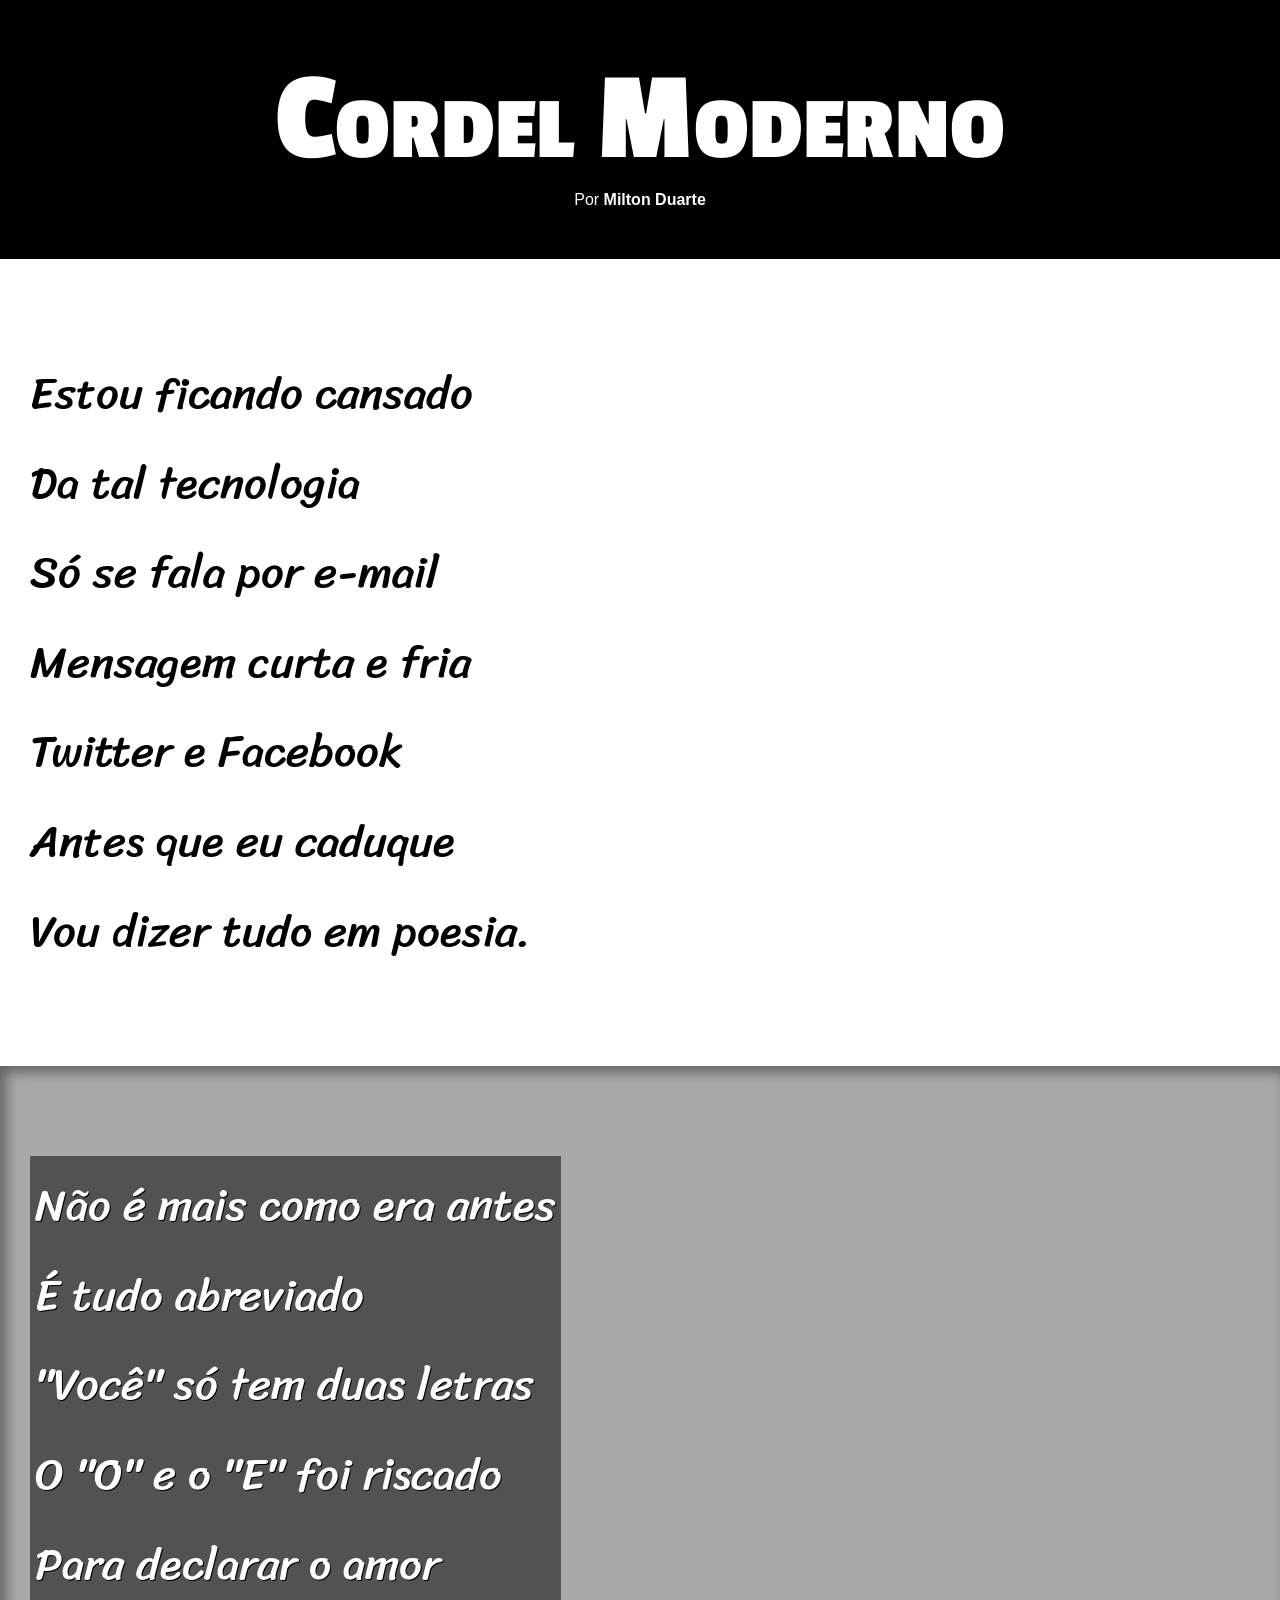
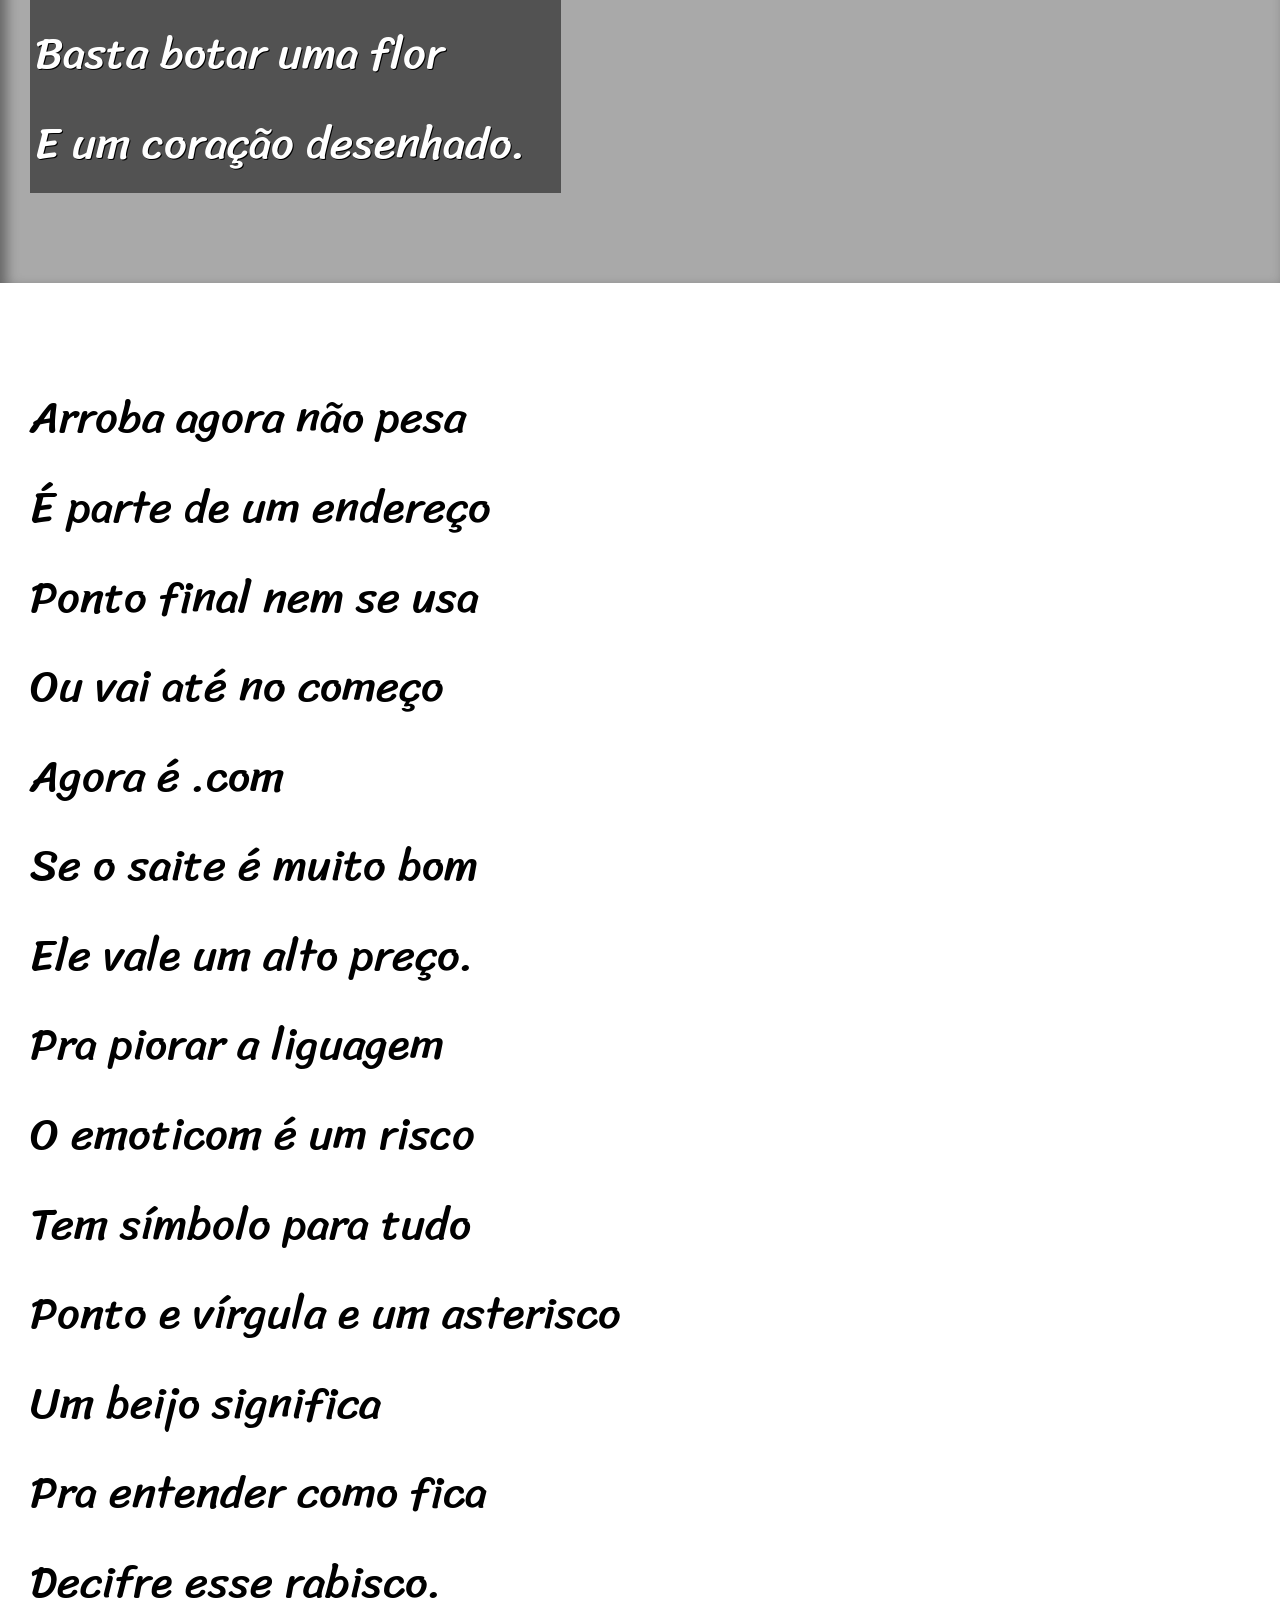
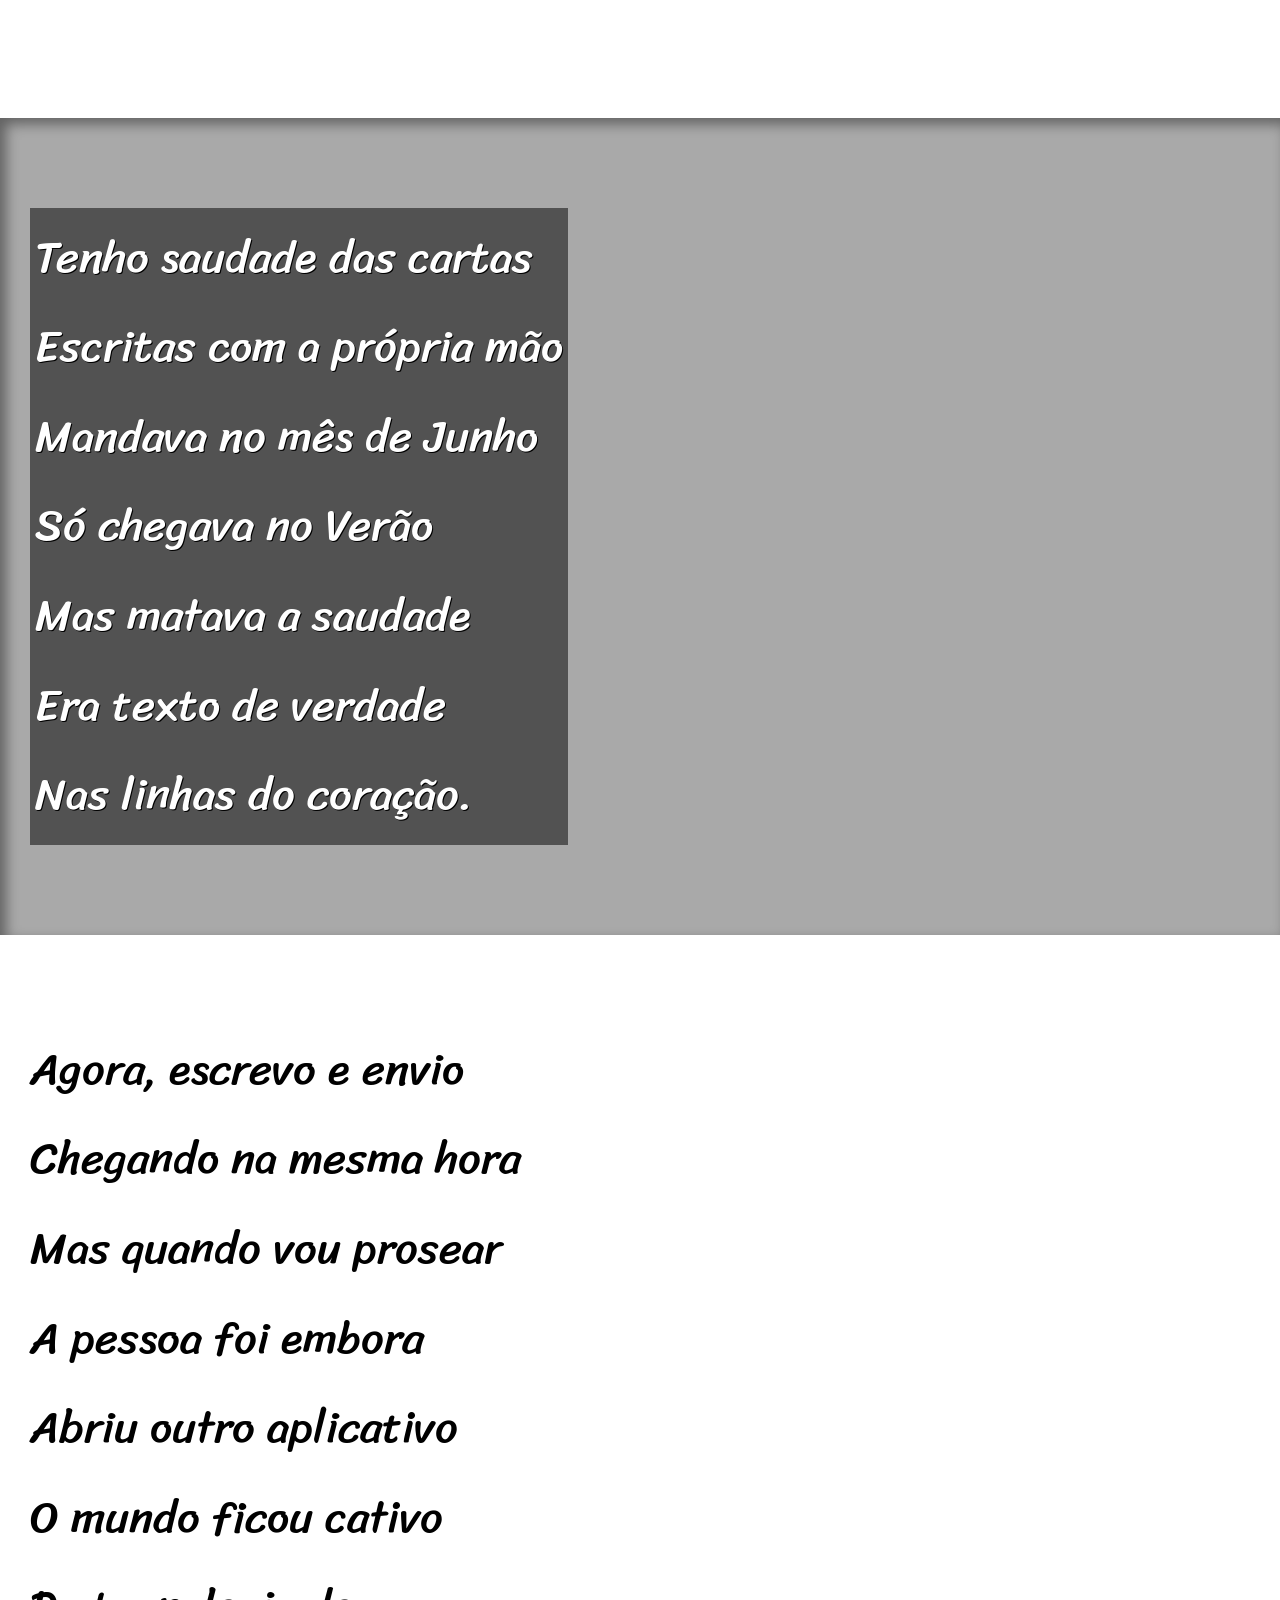
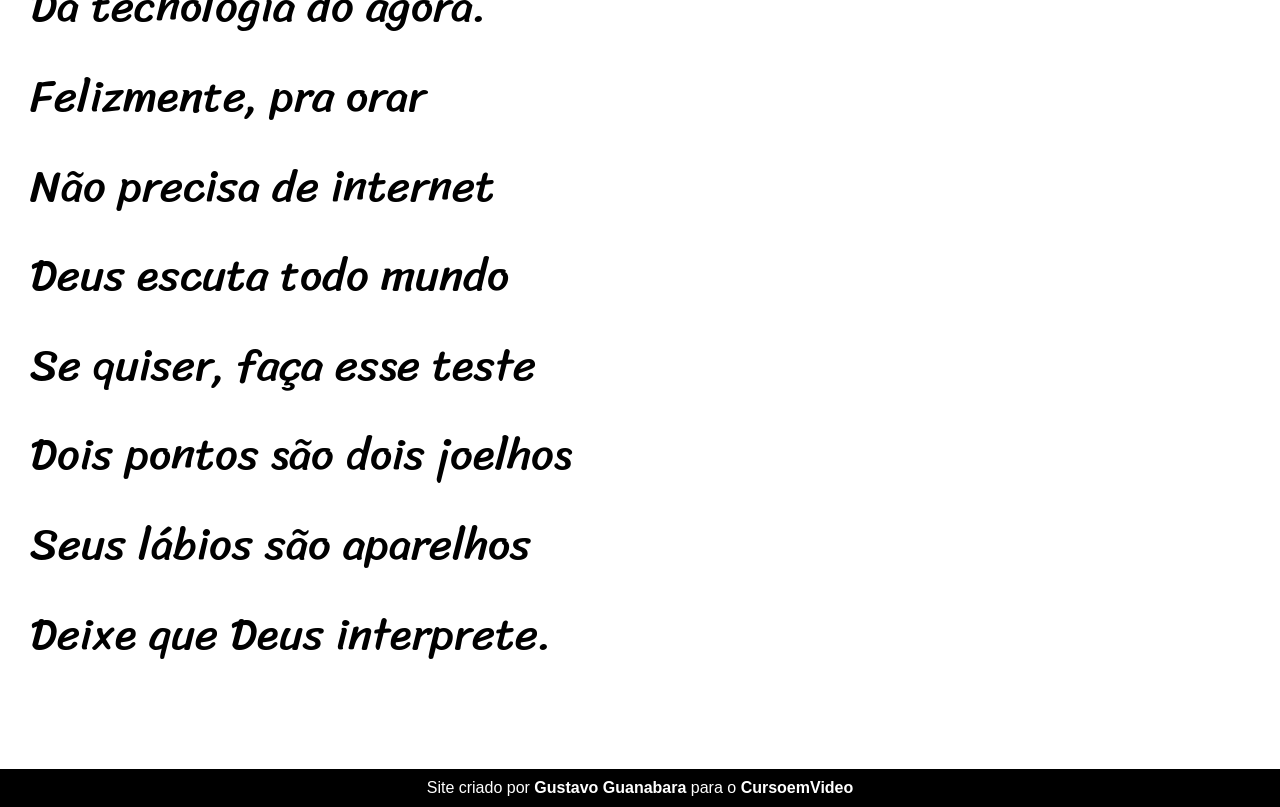
<file: Desafios/d012/index.html>
<!DOCTYPE html>
<html lang="pt-br">
<head>
  <meta charset="UTF-8">
  <meta name="viewport" content="width=device-width, initial-scale=1.0">
  <title>Cordel Moderno</title>
  <link rel="stylesheet" href="estilo/style.css">
</head>
<body>
  <header>
    <h1>Cordel Moderno</h1>
    <p>
      Por <a href="https://www.recantodasletras.com.br/poesias/3186743" target="_blank">Milton Duarte</a>
    </p>
  </header>

  <section class="normal">
    <p>
      Estou ficando cansado <br> <!-- Break Row -->
      Da tal tecnologia <br>
      Só se fala por e-mail <br>
      Mensagem curta e fria <br>
      Twitter e Facebook <br>
      Antes que eu caduque <br>
      Vou dizer tudo em poesia.
    </p>
  </section>

  <section class="imagem" id="img01">
    <p>
      Não é mais como era antes <br>
      É tudo abreviado <br>
      "Você" só tem duas letras <br>
      O "O" e o "E" foi riscado <br>
      Para declarar o amor <br>
      Basta botar uma flor <br>
      E um coração desenhado.
    </p>
  </section>

  <section class="normal">
    <p>
      Arroba agora não pesa <br>
      É parte de um endereço <br>
      Ponto final nem se usa <br>
      Ou vai até no começo <br>
      Agora é .com <br>
      Se o saite é muito bom <br>
      Ele vale um alto preço. <br>
    </p>  

    <p>
      Pra piorar a liguagem <br>
      O emoticom é um risco <br>
      Tem símbolo para tudo <br>
      Ponto e vírgula e um asterisco <br>
      Um beijo significa <br>
      Pra entender como fica <br>
      Decifre esse rabisco.
    </p>
  </section>

  <section class="imagem" id="img02">
    <p>
      Tenho saudade das cartas <br>
      Escritas com a própria mão <br>
      Mandava no mês de Junho <br>
      Só chegava no Verão <br>
      Mas matava a saudade <br>
      Era texto de verdade <br>
      Nas linhas do coração.
    </p>
  </section>

  <section class="normal">
    <p>
      Agora, escrevo e envio <br>
      Chegando na mesma hora <br>
      Mas quando vou prosear <br>
      A pessoa foi embora <br>
      Abriu outro aplicativo <br>
      O mundo ficou cativo <br>
      Da tecnologia do agora.
    </p>

    <p>  
      Felizmente, pra orar <br>
      Não precisa de internet <br>
      Deus escuta todo mundo <br>
      Se quiser, faça esse teste <br>
      Dois pontos são dois joelhos <br>
      Seus lábios são aparelhos <br>
      Deixe que Deus interprete.
    </p>
  </section>

  <footer>
    <p>Site criado por <a href="https://gustavoguanabara.github.io" target=" _blank">Gustavo Guanabara</a> para o <a href="https://www.cursoemvideo.com" target="_blank">CursoemVideo</a></p>
  </footer>
</body>
</html>
</file>
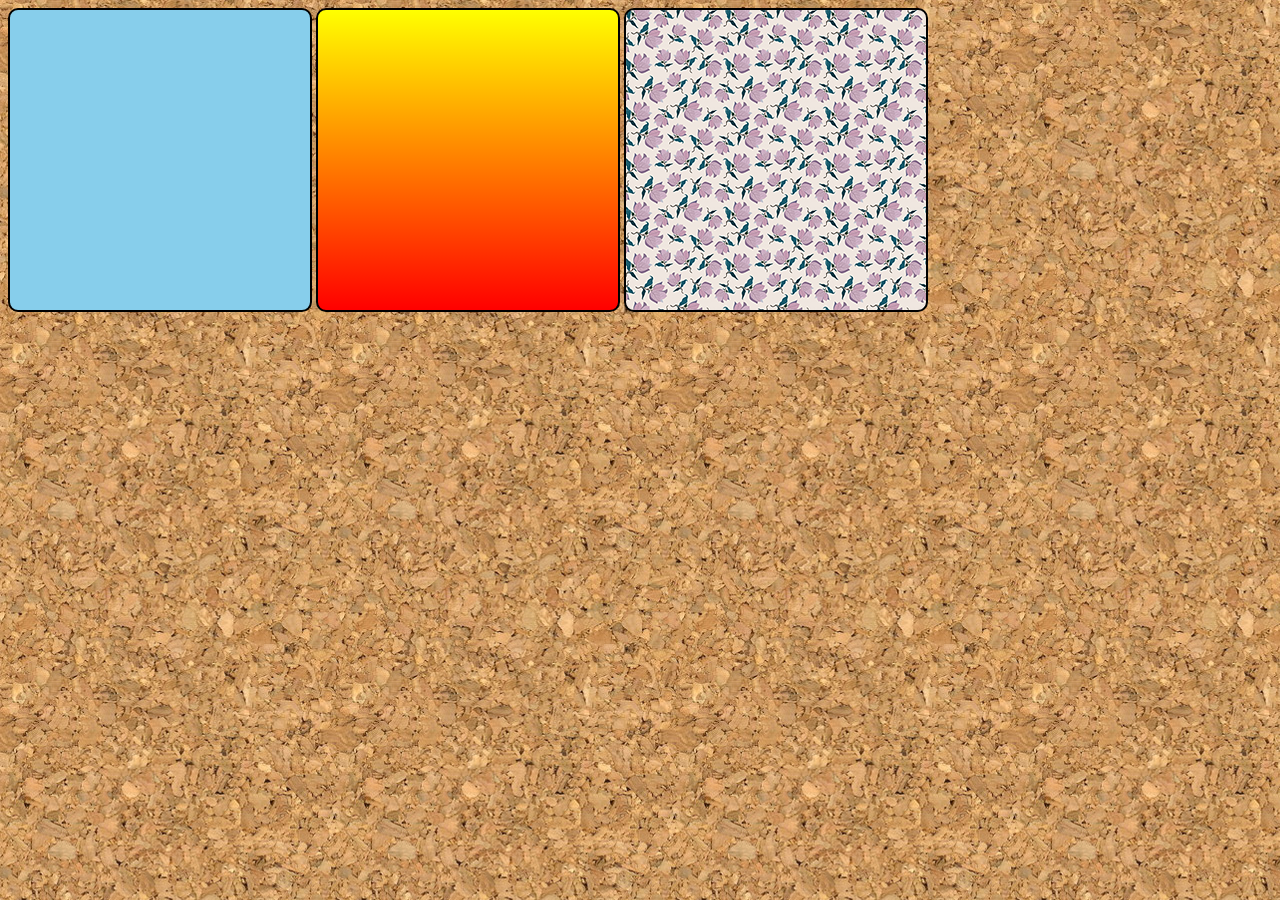
<file: ex022/fundo001.html>
<!DOCTYPE html>
<html lang="pt-br">
<head>
  <meta charset="UTF-8">
  <meta name="viewport" content="width=device-width, initial-scale=1.0">
  <title>Teste de Imagem de Fundo</title>
  <style>
    body {
      background-image: url('imagens/wallpaper001.jpg');
    }
    
    div.quadrado {
      display: inline-block;
      border: 2px solid black;
      border-radius: 10px;
      background-color: lightgray;
      width: 300px;
      height: 300px;
    }

    div#q1 {
      background-color: skyblue;
    }

    div#q2 {
      background-image: linear-gradient(to bottom, yellow, red);
    }

    div#q3 {
      background-image: url("imagens/pattern003.png")
    }    
  </style>
</head>
<body>
  <div class="quadrado" id="q1">

  </div>
  <div class="quadrado" id="q2">

  </div>
  <div class="quadrado" id="q3">

  </div>
</body>
</html>
</file>
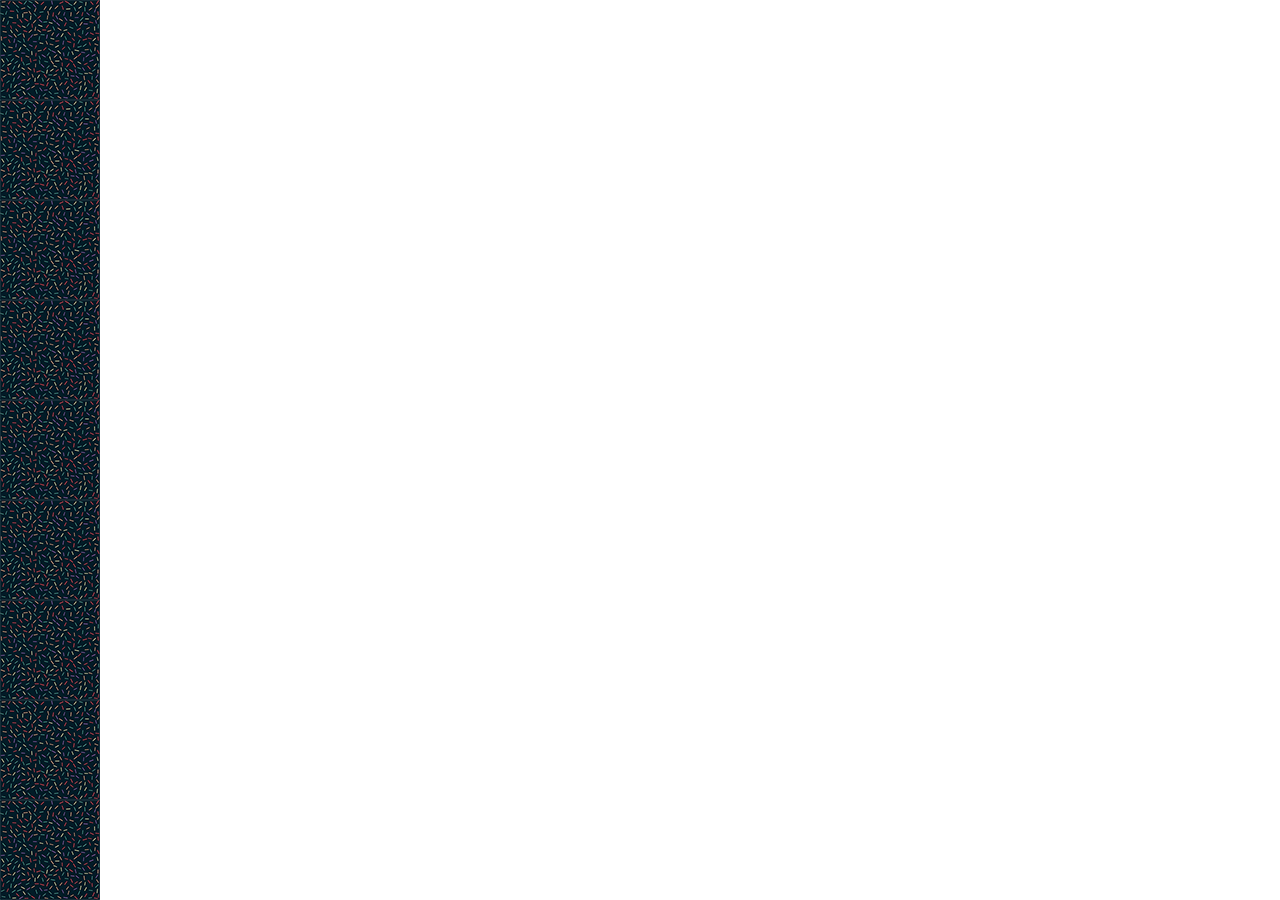
<file: ex022/fundo002.html>
<!DOCTYPE html>
<html lang="pt-br">
<head>
  <meta charset="UTF-8">
  <meta name="viewport" content="width=device-width, initial-scale=1.0">
  <title>Personalização dos fundos</title>
  <style>
    body {
      background-image: url('imagens/pattern001.png');
      background-size: 100px 100px;
      background-repeat: repeat-y;
    }
  </style>
</head>
<body>
  
</body>
</html>
</file>
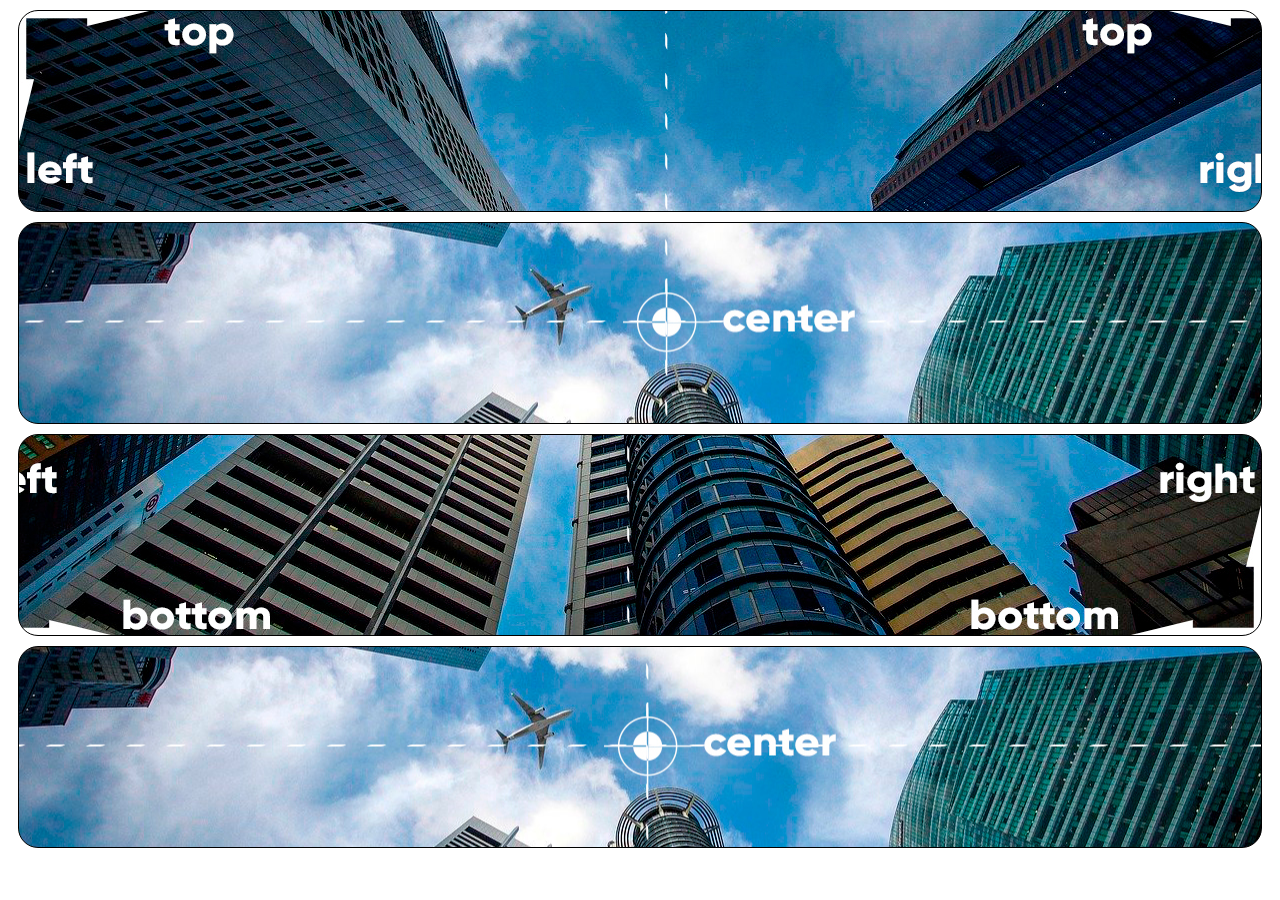
<file: ex022/fundo003.html>
<!DOCTYPE html>
<html lang="pt-br">
<head>
  <meta charset="UTF-8">
  <meta name="viewport" content="width=device-width, initial-scale=1.0">
  <title>Posição dos Fundos</title>
  <style>
    div.bloco {
      background-image: url('imagens/wallpaper003.jpg');
      height: 200px;
      border: 1px solid black;
      border-radius: 20px;
      margin: 10px;
    }

    div#q1 {
      background-position: left top;
    }

    div#q2 {
      background-position: left center;
    }

    div#q3 {
      background-position: right bottom;
    }

    div#q4 {
      background-position: center center
    }
    
  </style>
</head>
<body>
  <div class="bloco" id="q1">

  </div>
  <div class="bloco" id="q2">

  </div>
  <div class="bloco" id="q3">

  </div>
  <div class="bloco" id="q4">

  </div>
</body>
</html>
</file>
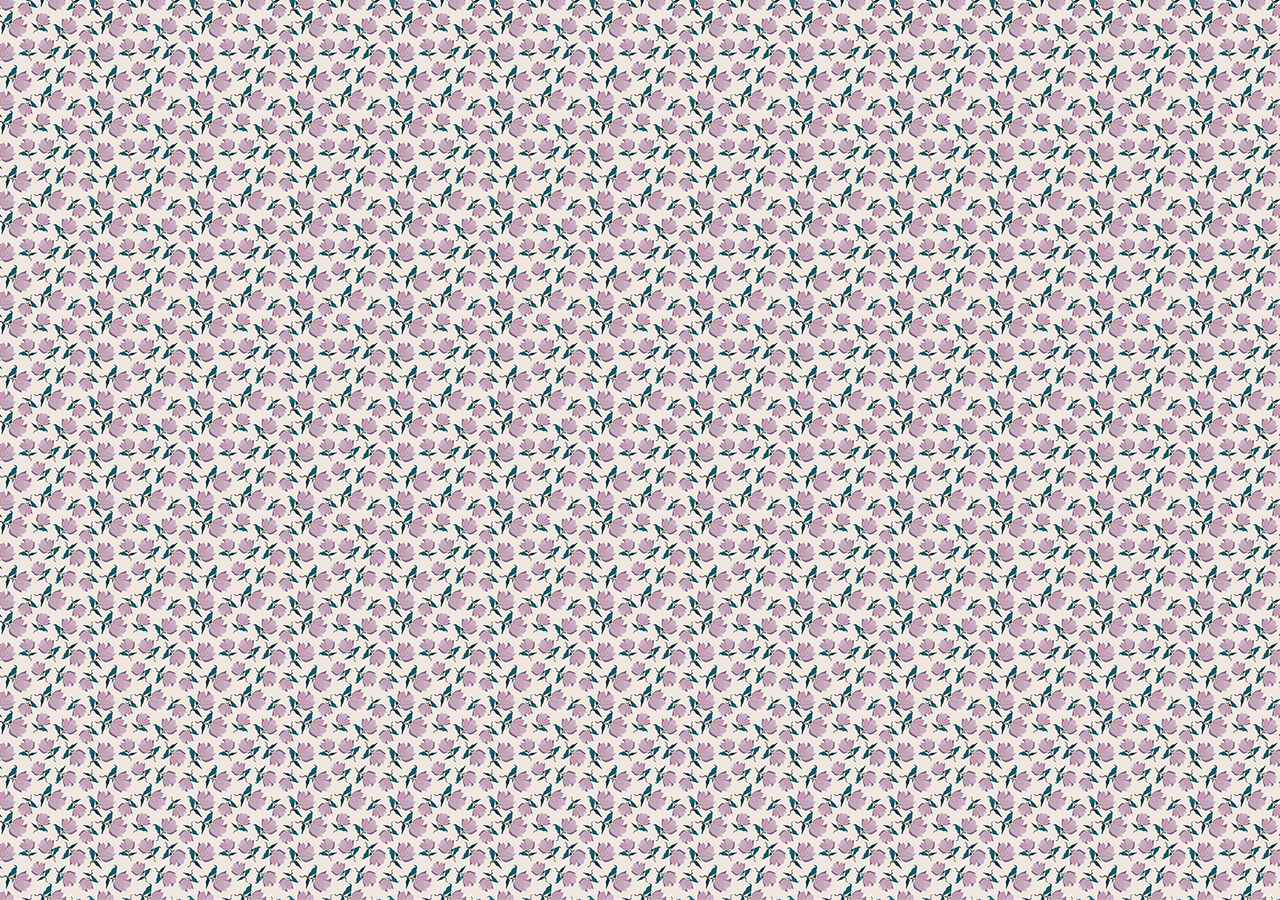
<file: ex022/fundo005.html>
<!DOCTYPE html>
<html lang="pt-br">
<head>
  <meta charset="UTF-8">
  <meta name="viewport" content="width=device-width, initial-scale=1.0">
  <title>Posicionamento</title>
  <style>
    body {
      height: 98vh;
      background-image: url('imagens/pattern003.png');
      background-position: center center;
    }  

  </style>
</head>
<body>
  
</body>
</html>
</file>
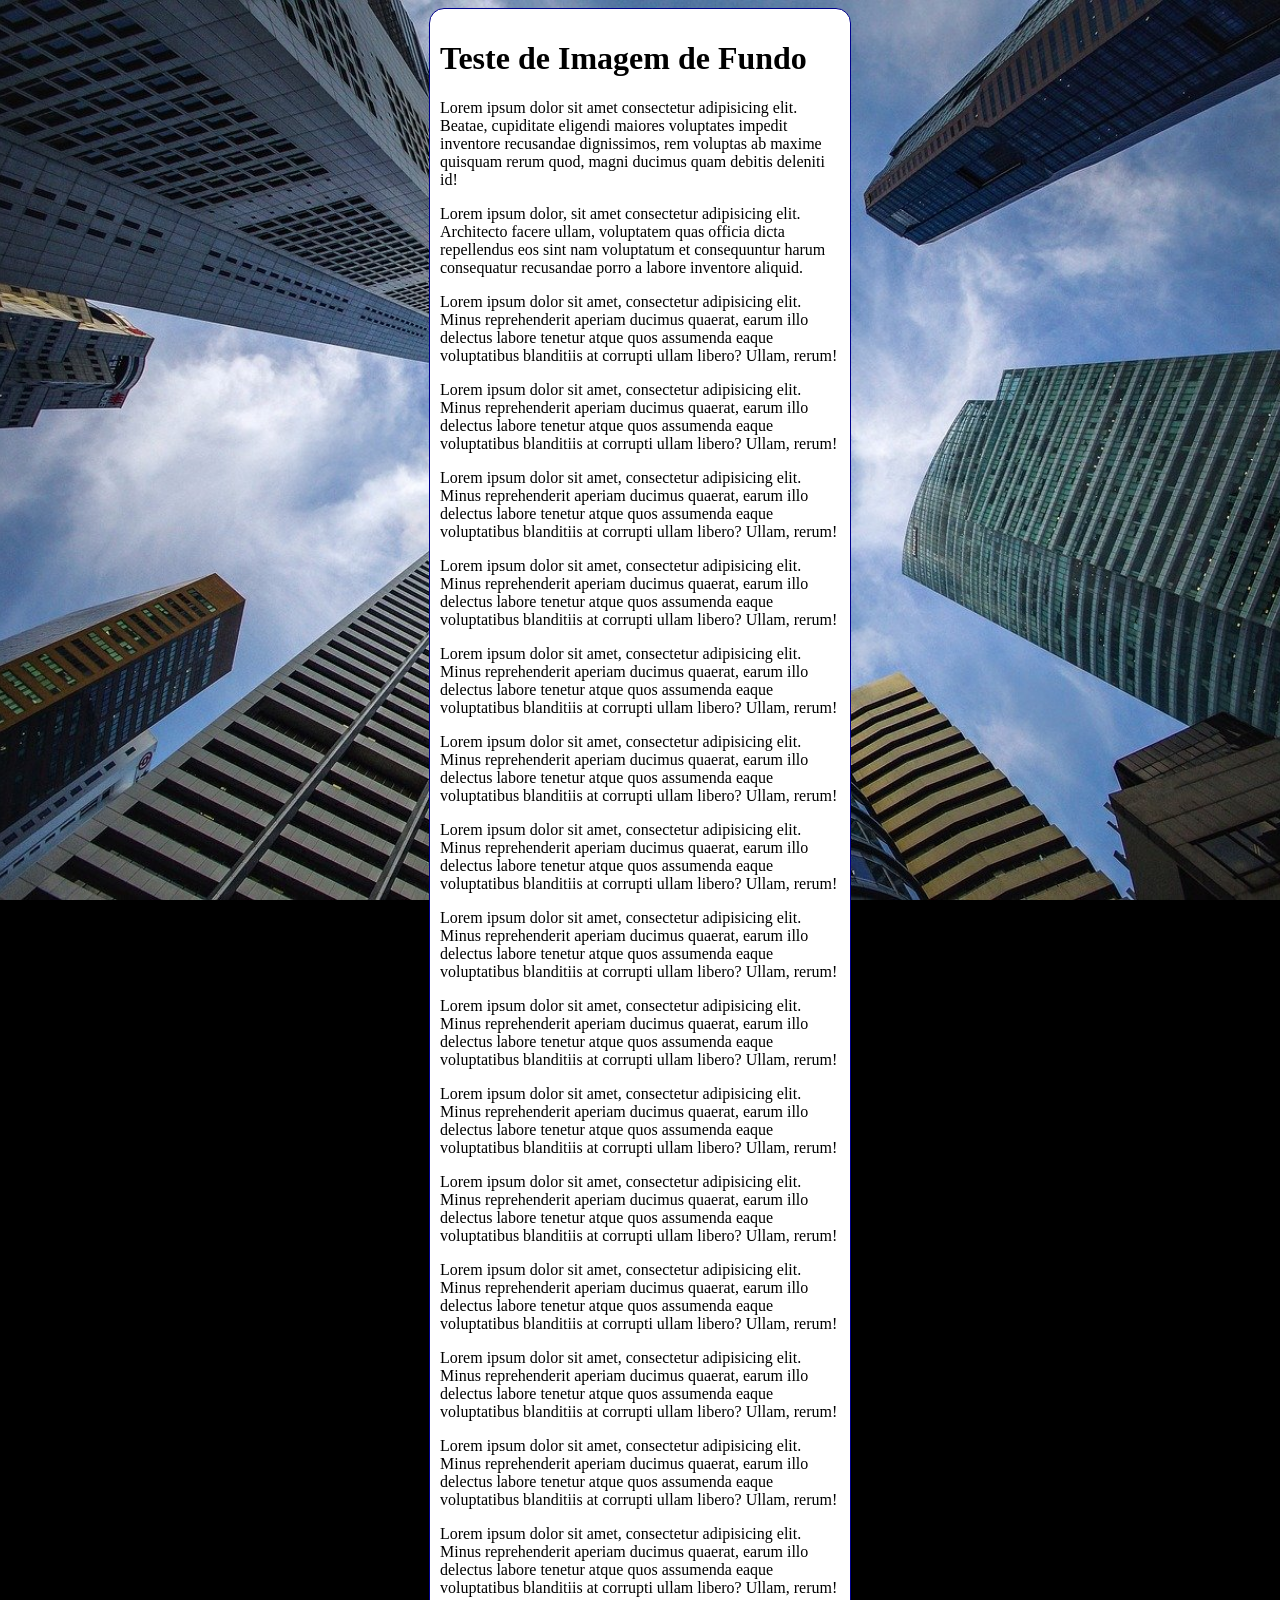
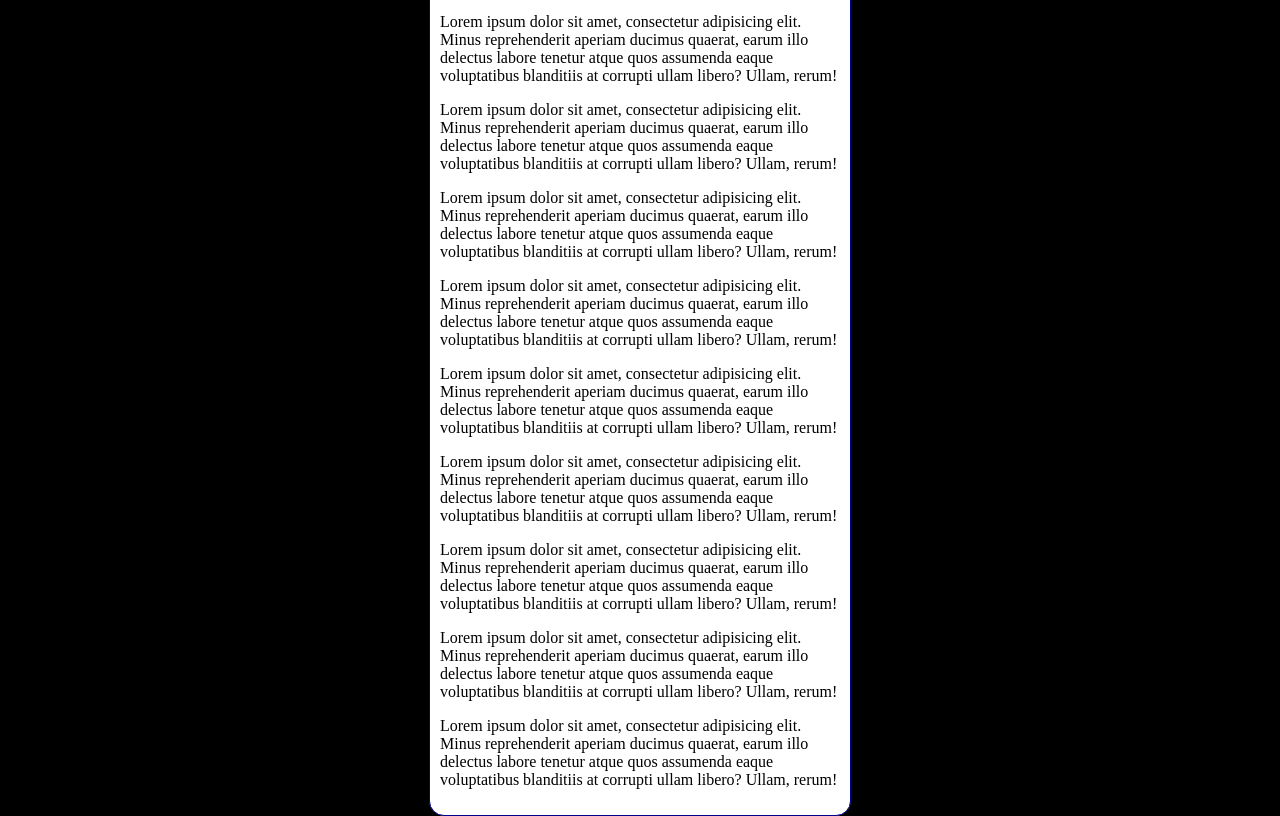
<file: ex022/fundo006.html>
<!DOCTYPE html>
<html lang="pt-br">
<head>
  <meta charset="UTF-8">
  <meta name="viewport" content="width=device-width, initial-scale=1.0">
  <title>Fundo Fixo de Tela</title>
  <style>
    body {
      height: 100vh; /* para o "background-size: 100% 100%" ter efeito. */
      /* background-color: black;
      background-image: url('imagens/wallpaper002.jpg');
      background-position: center center;
      background-repeat: no-repeat;
      background-size: cover; /* background-size: 100% 100%;  100% de largura e 100% de altura.*/
      /* background-attachment: fixed;*/ /* Mesmo que eu tenha que rolar para visualizar o conteúdo */
      
      /* Shorthand para background incluindo todos acima:width: 
      color > image > position > repeat > [size] > attachment */

      background: black url('imagens/wallpaper002.jpg') center center no-repeat fixed;
      background-size: cover;
    }

    main {
      background-color: white;
      max-width: 400px;
      padding: 10px;
      margin: auto;
      border: 1px solid darkblue;
      border-radius: 15px;
    }
  </style>
</head>
<body>
  <main>
    <h1>Teste de Imagem de Fundo</h1>
    <p>Lorem ipsum dolor sit amet consectetur adipisicing elit. Beatae, cupiditate eligendi maiores voluptates impedit inventore recusandae dignissimos, rem voluptas ab maxime quisquam rerum quod, magni ducimus quam debitis deleniti id!</p>
    <p>Lorem ipsum dolor, sit amet consectetur adipisicing elit. Architecto facere ullam, voluptatem quas officia dicta repellendus eos sint nam voluptatum et consequuntur harum consequatur recusandae porro a labore inventore aliquid.</p>
    <p>Lorem ipsum dolor sit amet, consectetur adipisicing elit. Minus reprehenderit aperiam ducimus quaerat, earum illo delectus labore tenetur atque quos assumenda eaque voluptatibus blanditiis at corrupti ullam libero? Ullam, rerum!</p>
    <p>Lorem ipsum dolor sit amet, consectetur adipisicing elit. Minus reprehenderit aperiam ducimus quaerat, earum illo delectus labore tenetur atque quos assumenda eaque voluptatibus blanditiis at corrupti ullam libero? Ullam, rerum!</p>
    <p>Lorem ipsum dolor sit amet, consectetur adipisicing elit. Minus reprehenderit aperiam ducimus quaerat, earum illo delectus labore tenetur atque quos assumenda eaque voluptatibus blanditiis at corrupti ullam libero? Ullam, rerum!</p>
    <p>Lorem ipsum dolor sit amet, consectetur adipisicing elit. Minus reprehenderit aperiam ducimus quaerat, earum illo delectus labore tenetur atque quos assumenda eaque voluptatibus blanditiis at corrupti ullam libero? Ullam, rerum!</p>
    <p>Lorem ipsum dolor sit amet, consectetur adipisicing elit. Minus reprehenderit aperiam ducimus quaerat, earum illo delectus labore tenetur atque quos assumenda eaque voluptatibus blanditiis at corrupti ullam libero? Ullam, rerum!</p>
    <p>Lorem ipsum dolor sit amet, consectetur adipisicing elit. Minus reprehenderit aperiam ducimus quaerat, earum illo delectus labore tenetur atque quos assumenda eaque voluptatibus blanditiis at corrupti ullam libero? Ullam, rerum!</p>
    <p>Lorem ipsum dolor sit amet, consectetur adipisicing elit. Minus reprehenderit aperiam ducimus quaerat, earum illo delectus labore tenetur atque quos assumenda eaque voluptatibus blanditiis at corrupti ullam libero? Ullam, rerum!</p>
    <p>Lorem ipsum dolor sit amet, consectetur adipisicing elit. Minus reprehenderit aperiam ducimus quaerat, earum illo delectus labore tenetur atque quos assumenda eaque voluptatibus blanditiis at corrupti ullam libero? Ullam, rerum!</p>
    <p>Lorem ipsum dolor sit amet, consectetur adipisicing elit. Minus reprehenderit aperiam ducimus quaerat, earum illo delectus labore tenetur atque quos assumenda eaque voluptatibus blanditiis at corrupti ullam libero? Ullam, rerum!</p>
    <p>Lorem ipsum dolor sit amet, consectetur adipisicing elit. Minus reprehenderit aperiam ducimus quaerat, earum illo delectus labore tenetur atque quos assumenda eaque voluptatibus blanditiis at corrupti ullam libero? Ullam, rerum!</p>
    <p>Lorem ipsum dolor sit amet, consectetur adipisicing elit. Minus reprehenderit aperiam ducimus quaerat, earum illo delectus labore tenetur atque quos assumenda eaque voluptatibus blanditiis at corrupti ullam libero? Ullam, rerum!</p>
    <p>Lorem ipsum dolor sit amet, consectetur adipisicing elit. Minus reprehenderit aperiam ducimus quaerat, earum illo delectus labore tenetur atque quos assumenda eaque voluptatibus blanditiis at corrupti ullam libero? Ullam, rerum!</p>
    <p>Lorem ipsum dolor sit amet, consectetur adipisicing elit. Minus reprehenderit aperiam ducimus quaerat, earum illo delectus labore tenetur atque quos assumenda eaque voluptatibus blanditiis at corrupti ullam libero? Ullam, rerum!</p>
    <p>Lorem ipsum dolor sit amet, consectetur adipisicing elit. Minus reprehenderit aperiam ducimus quaerat, earum illo delectus labore tenetur atque quos assumenda eaque voluptatibus blanditiis at corrupti ullam libero? Ullam, rerum!</p>
    <p>Lorem ipsum dolor sit amet, consectetur adipisicing elit. Minus reprehenderit aperiam ducimus quaerat, earum illo delectus labore tenetur atque quos assumenda eaque voluptatibus blanditiis at corrupti ullam libero? Ullam, rerum!</p>
    <p>Lorem ipsum dolor sit amet, consectetur adipisicing elit. Minus reprehenderit aperiam ducimus quaerat, earum illo delectus labore tenetur atque quos assumenda eaque voluptatibus blanditiis at corrupti ullam libero? Ullam, rerum!</p>
    <p>Lorem ipsum dolor sit amet, consectetur adipisicing elit. Minus reprehenderit aperiam ducimus quaerat, earum illo delectus labore tenetur atque quos assumenda eaque voluptatibus blanditiis at corrupti ullam libero? Ullam, rerum!</p>
    <p>Lorem ipsum dolor sit amet, consectetur adipisicing elit. Minus reprehenderit aperiam ducimus quaerat, earum illo delectus labore tenetur atque quos assumenda eaque voluptatibus blanditiis at corrupti ullam libero? Ullam, rerum!</p>
    <p>Lorem ipsum dolor sit amet, consectetur adipisicing elit. Minus reprehenderit aperiam ducimus quaerat, earum illo delectus labore tenetur atque quos assumenda eaque voluptatibus blanditiis at corrupti ullam libero? Ullam, rerum!</p>
    <p>Lorem ipsum dolor sit amet, consectetur adipisicing elit. Minus reprehenderit aperiam ducimus quaerat, earum illo delectus labore tenetur atque quos assumenda eaque voluptatibus blanditiis at corrupti ullam libero? Ullam, rerum!</p>
    <p>Lorem ipsum dolor sit amet, consectetur adipisicing elit. Minus reprehenderit aperiam ducimus quaerat, earum illo delectus labore tenetur atque quos assumenda eaque voluptatibus blanditiis at corrupti ullam libero? Ullam, rerum!</p>
    <p>Lorem ipsum dolor sit amet, consectetur adipisicing elit. Minus reprehenderit aperiam ducimus quaerat, earum illo delectus labore tenetur atque quos assumenda eaque voluptatibus blanditiis at corrupti ullam libero? Ullam, rerum!</p>
    <p>Lorem ipsum dolor sit amet, consectetur adipisicing elit. Minus reprehenderit aperiam ducimus quaerat, earum illo delectus labore tenetur atque quos assumenda eaque voluptatibus blanditiis at corrupti ullam libero? Ullam, rerum!</p>
    <p>Lorem ipsum dolor sit amet, consectetur adipisicing elit. Minus reprehenderit aperiam ducimus quaerat, earum illo delectus labore tenetur atque quos assumenda eaque voluptatibus blanditiis at corrupti ullam libero? Ullam, rerum!</p>
  </main>
</body>
</html>
</file>
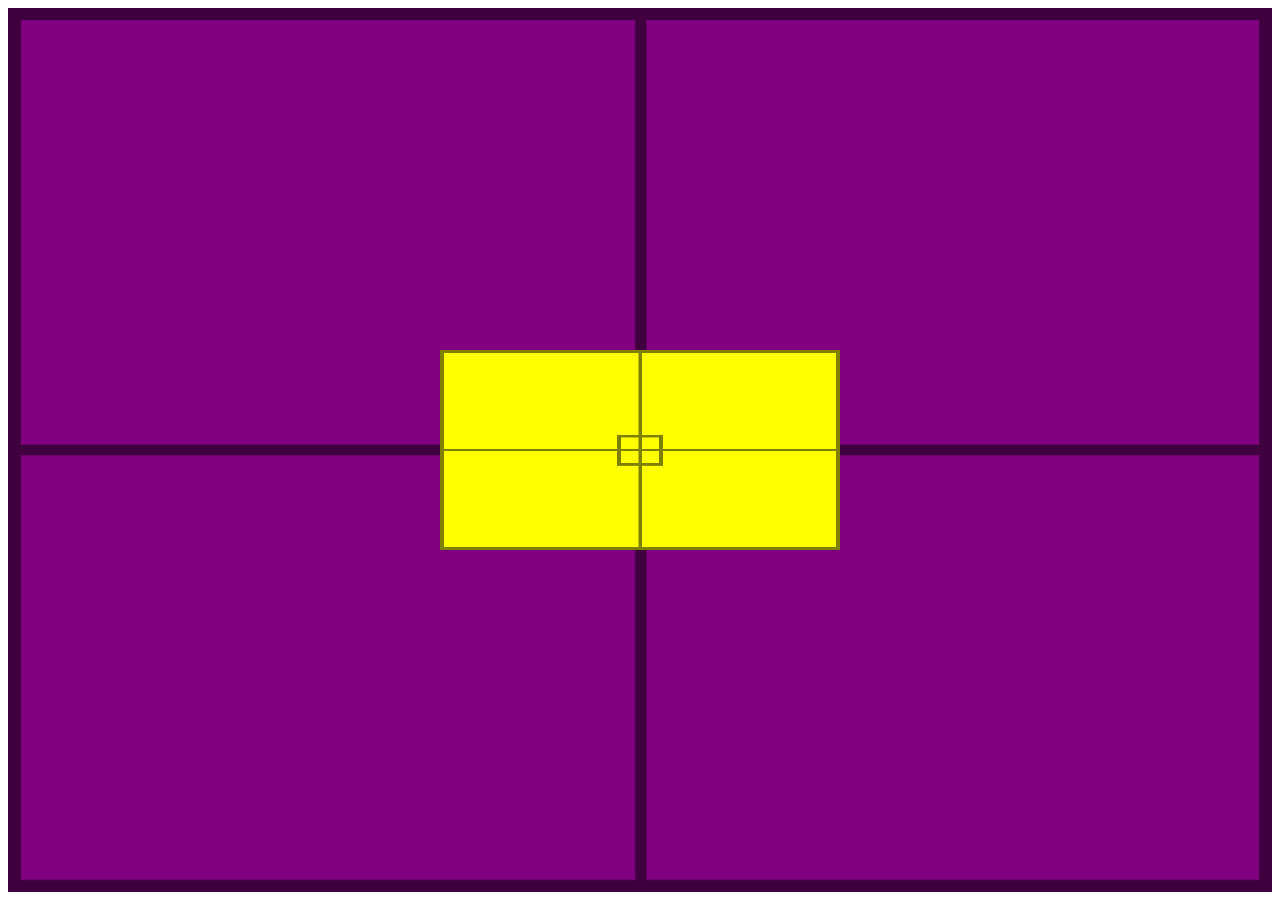
<file: ex022/fundo007.html>
<!DOCTYPE html>
<html lang="pt-br">
<head>
  <meta charset="UTF-8">
  <meta name="viewport" content="width=device-width, initial-scale=1.0">
  <title>Alinhamento Vertical</title>
  <style>
    #container {
      background-image: url('imagens/target001.png');
      background-size: 100% 100%;
      position: relative; /* Habilita a configuração do "left" e "top" do conteúdo. */
      height: 96vh;
      padding: 10px;
      background-color: purple;
    }

    #conteudo {
      background-image: url('imagens/target001.png');
      background-size: 100% 100%;
      
      position: absolute; /* Habilita a configuração do "left" e "top". */
      height: 200px;
      width: 400px;
      background-color: yellow;
      /* margin: auto; /* Centraliza horizontalmente, ou seja, no eixo x. */

      left: 50%;
      top: 50%;

      transform: translate(-50%, -50%); /* 50% para a esquerda e 50% para cima. */
    }
  </style>
</head>
<body>
  <section id="container">
    <article id="conteudo"> <!-- Quando se quer centralizar verticalmente é obrigado ter a presença de uma 'section' e um 'article'. -->

    </article>
  </section>
</body>
</html>
</file>
<file: Desafios/d012/estilo/style.css>
@charset "UTF-8";

@import url('https://fonts.googleapis.com/css2?family=Passion+One:wght@400;700;900&family=Sriracha&display=swap');

@import url('https://fonts.googleapis.com/css2?family=Sriracha&display=swap');

:root {
  --fonte1: Verdana, Geneva, Tahoma, sans-serif;
  --fonte2: 'Passion One', cursive;
  --fonte3:  "Sriracha", cursive;
}

* {
  margin: 0px;
  padding: 0px;
  font-size: 1em;
}

html, body {
  min-height: 100vh; /* "vh" = Viewport height, "vw" = viewport width */
  background-color: darkgray;
  font-family: var(--fonte1);
}

header {
  background-color: black;
  color: white;
  text-align: center;
}

header > h1 {
  padding-top: 50px;
  font-variant: small-caps; /* Alguns usam "text-transform: uppercase;" -> Letras todas ficam maiúsculas. */
  font-family: var(--fonte2);
  font-size: 10vw; /* 10% da largura da viewport. Tamanho das letras se ajustam ao tamanho da tela. */
}

header > p {
  padding-bottom: 50px;

}

header a, footer a {
  color: white;
  text-decoration: none;
  font-weight: bolder;
}

header a:hover, footer a:hover {
  text-decoration: underline;
}

section { /* Vai servir para todas as classes de "section" */
  padding-top: 10vh;
  padding-bottom: 10vh;
  line-height: 2em; /* Espaçamento duplo entre as linhas */
  padding-left: 30px;
  font-family: var(--fonte3);
  font-size: 3.5vw; /* 3.5% da largura da viewport. Tamanho das letras se ajustam ao tamanho da tela */
}

section.normal {
  background-color: white;
  color: black;
}

section.imagem {
  background-color: rgb(51, 51, 51);
  color: white;
  box-shadow: inset 6px 6px 13px 0px rgba(0, 0, 0, 0.425); /* box-shadow: [inset] [offset-x] [offset-y] [blur-radius] [spread-radius] [color]; = box-shadow: [inset] [Deslocamento Horizontal] [Deslocamento Vertical] [Raio de Desfoque] [Raio de Espalhamento] [cor]; */
  background-size: cover;
  background-attachment: fixed;
}

section.imagem > p {
  display: inline-block;
  padding: 5px;
  background-color: rgba(0, 0, 0, 0.514);
  text-shadow: 1px 1px 0px black;
}

section#img01 {
  background-image: url('../imagens/background001.jpg');
  background-position: right center;
}

section#img02 {
  background-image: url('../imagens/background002.jpg');
}

footer {
  background-color: black;
  color: white;
  text-align: center;
  padding: 10px;
}
</file>
